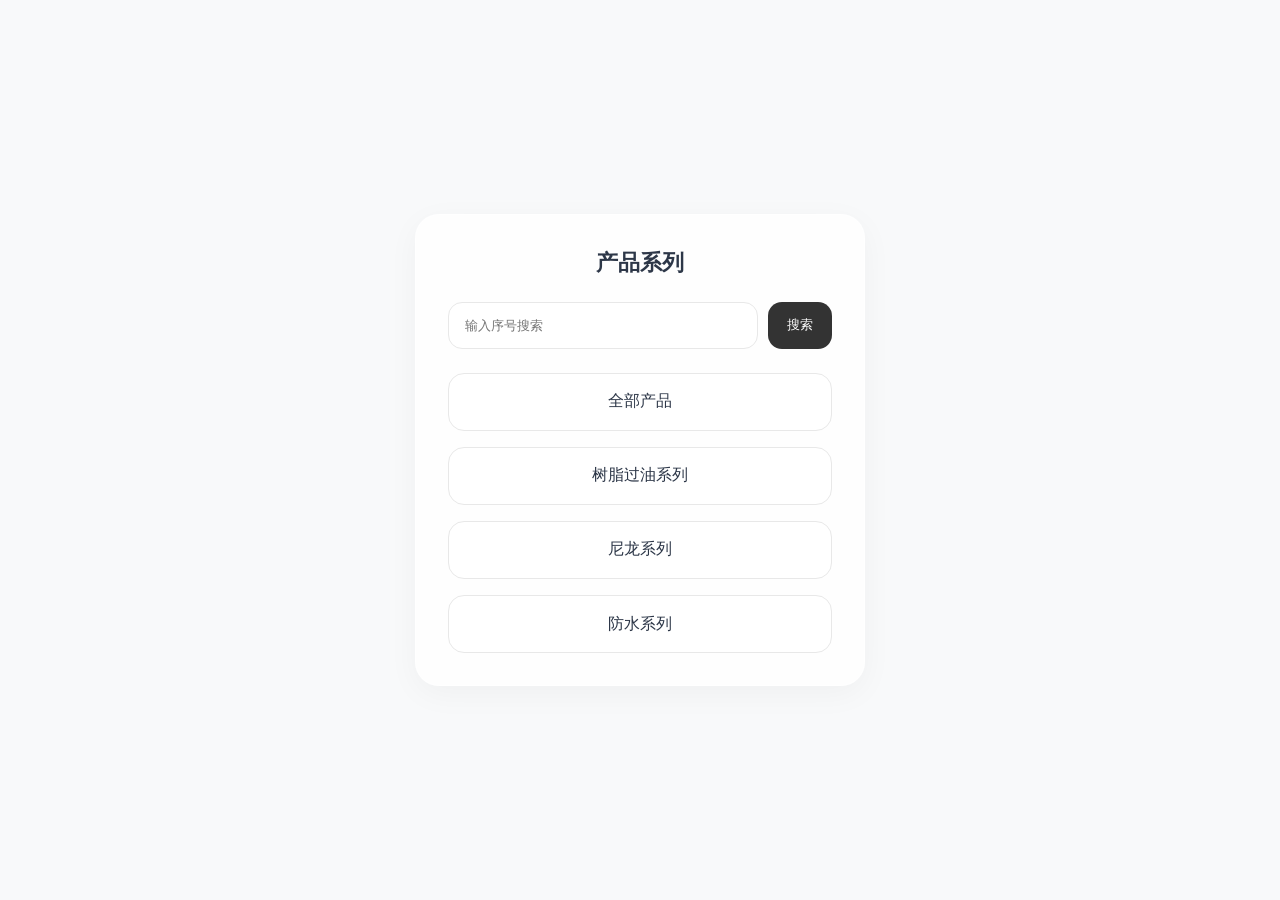
<file: index.html>
<!DOCTYPE html>
<html lang="zh-CN">
<head>
<meta charset="UTF-8">
<meta name="viewport" content="width=device-width, initial-scale=1.0">
<title>产品分类首页</title>
<style>
  * {
    margin: 0;
    padding: 0;
    box-sizing: border-box;
    font-family: "Inter", "微软雅黑", sans-serif;
  }
  body {
    background: #f8f9fa;
    min-height: 100vh;
    display: flex;
    align-items: center;
    justify-content: center;
    padding: 2rem;
  }
  .category-container {
    width: 100%;
    max-width: 450px;
    display: flex;
    flex-direction: column;
    gap: 1rem;
    padding: 2rem;
    background: rgba(255,255,255,0.8);
    border-radius: 24px;
    box-shadow: 0 8px 32px rgba(0,0,0,0.04);
    border: 1px solid rgba(255,255,255,0.5);
  }
  .page-title {
    text-align: center;
    font-size: 1.4rem;
    font-weight: 600;
    color: #2d3748;
    margin-bottom: 0.5rem;
  }
  .home-search-bar {
    display: flex;
    gap: 0.6rem;
    margin-bottom: 0.5rem;
  }
  .home-search-input {
    flex: 1;
    padding: 0.9rem 1rem;
    border-radius: 14px;
    border: 1px solid #e8e8e8;
    background: #fff;
    outline: none;
  }
  .home-search-btn {
    padding: 0.9rem 1.2rem;
    border-radius: 14px;
    border: none;
    background: #333;
    color: #fff;
  }
  .category-btn {
    display: block;
    text-align: center;
    padding: 1.1rem 0;
    border-radius: 16px;
    background: #fff;
    color: #2d3748;
    text-decoration: none;
    border: 1px solid #e8e8e8;
    transition: 0.25s;
  }
  .category-btn:hover {
    background: #222;
    color: #fff;
    transform: translateY(-3px);
  }
</style>
</head>
<body>

<div class="category-container">
  <h1 class="page-title">产品系列</h1>

  <div class="home-search-bar">
    <input type="text" id="homeSearchInput" class="home-search-input" placeholder="输入序号搜索">
    <button class="home-search-btn" onclick="homeSearch()">搜索</button>
  </div>

  <a href="all.html" class="category-btn">全部产品</a>
  <a href="resin.html" class="category-btn">树脂过油系列</a>
  <a href="nylon.html" class="category-btn">尼龙系列</a>
  <a href="water.html" class="category-btn">防水系列</a>
</div>

<script>
  function homeSearch() {
    const kw = document.getElementById('homeSearchInput').value.trim();
    if (!kw) return;
    location.href = `all.html?search=${encodeURIComponent(kw)}`;
  }
  document.getElementById('homeSearchInput').addEventListener('keypress', e => {
    if (e.key === 'Enter') homeSearch();
  });
</script>
</body>
</html>
</file>
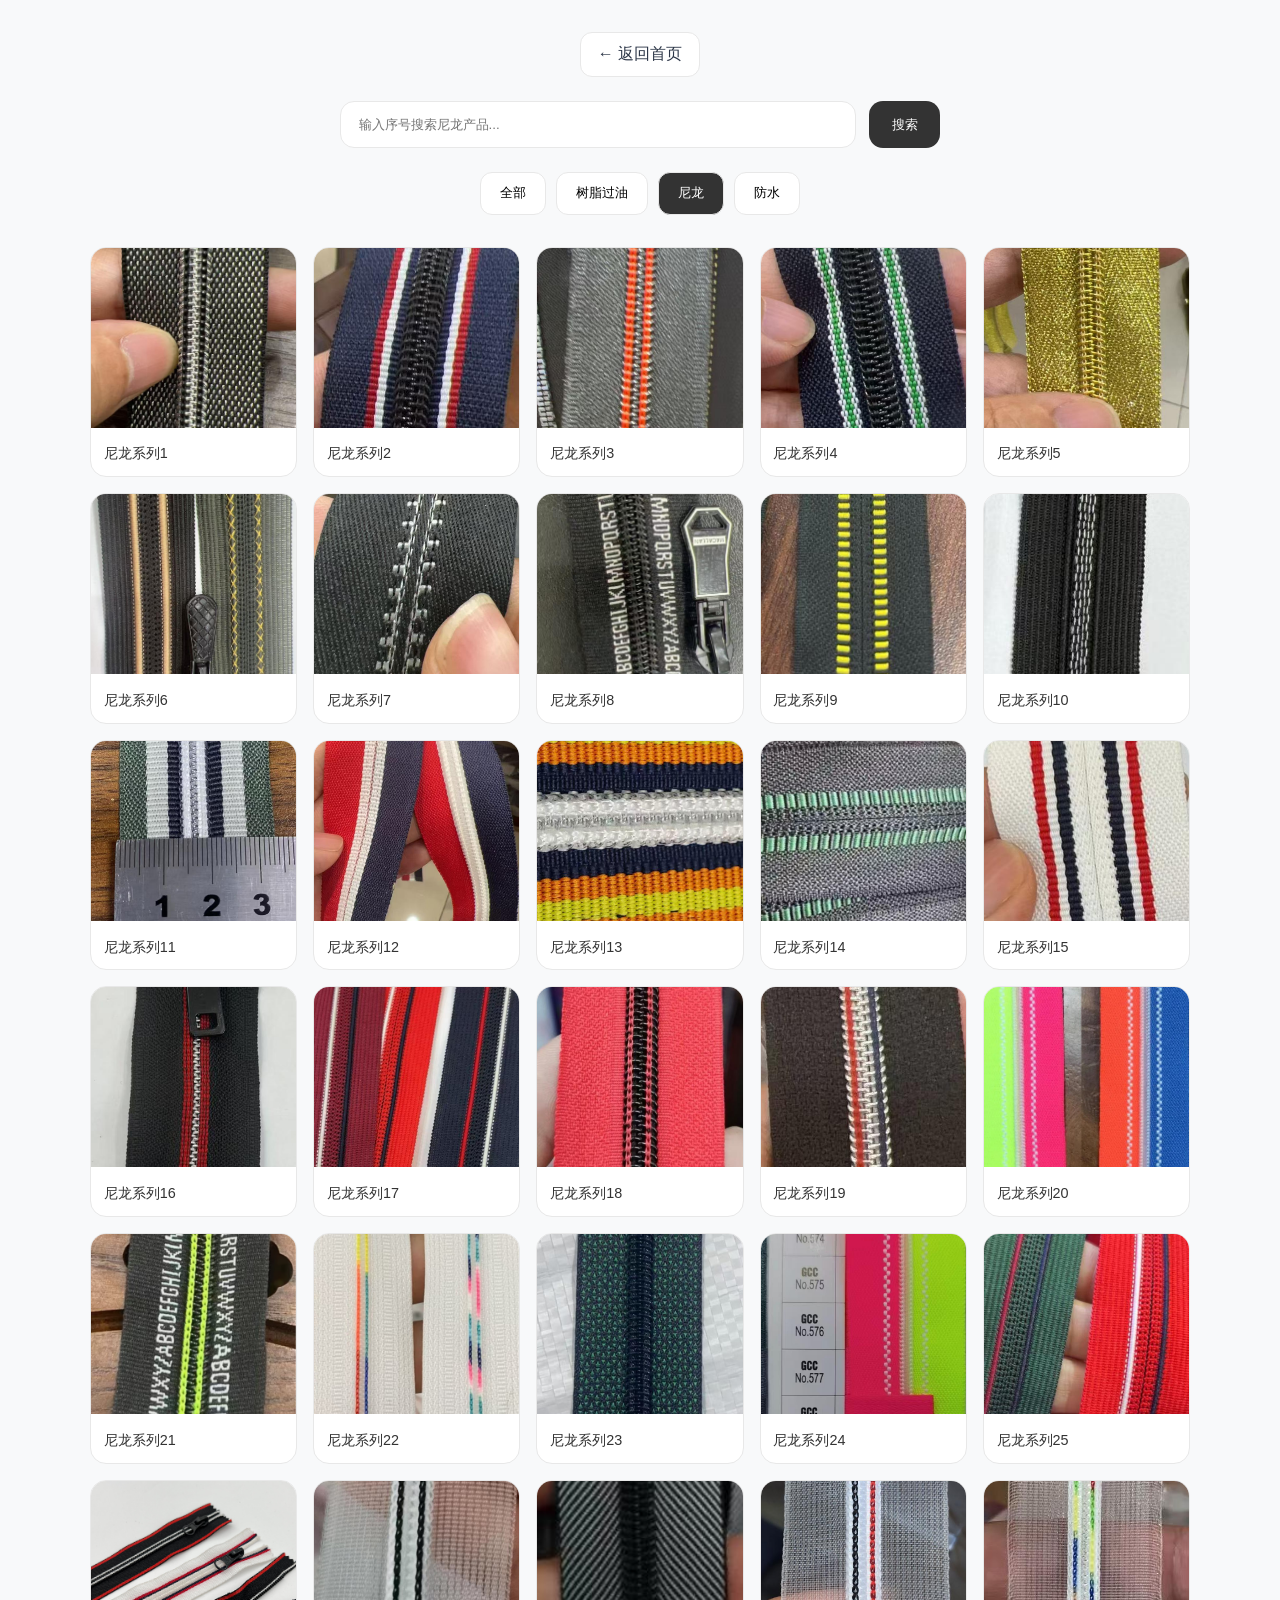
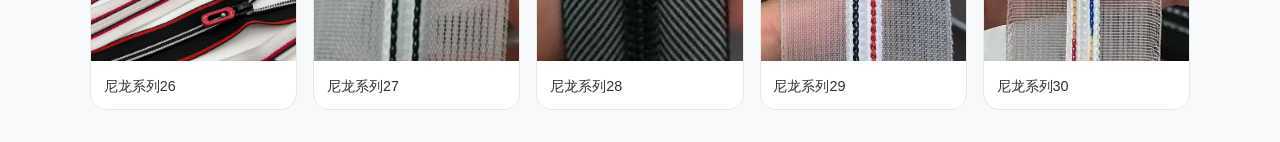
<file: nylon.html>
<!DOCTYPE html>
<html lang="zh-CN">
<head>
  <meta charset="UTF-8">
  <meta name="viewport" content="width=device-width, initial-scale=1.0">
  <title>尼龙系列</title>
  <link rel="stylesheet" href="style.css">
</head>
<body class="body-product">
  <a href="./index.html" class="back-home" onclick="location.href='./index.html'; return false;">← 返回首页</a>

  <div class="search-bar">
    <input type="text" id="searchInput" placeholder="输入序号搜索尼龙产品..." class="search-input">
    <button id="searchBtn" class="search-btn">搜索</button>
  </div>

  <div class="category-btns">
    <button class="category-btn" data-category="all">全部</button>
    <button class="category-btn" data-category="树脂过油">树脂过油</button>
    <button class="category-btn" data-category="尼龙">尼龙</button>
    <button class="category-btn" data-category="防水">防水</button>
  </div>

  <div id="searchResults" class="results"></div>

  <div id="imgModal" class="modal">
    <span class="close-btn">&times;</span>
    <img class="modal-content" id="modalImg">
  </div>

  <script src="script.js"></script>
  <script>
    // 初始化：默认显示尼龙产品
    initProductPage('尼龙');
  </script>
</body>
</html>
</file>
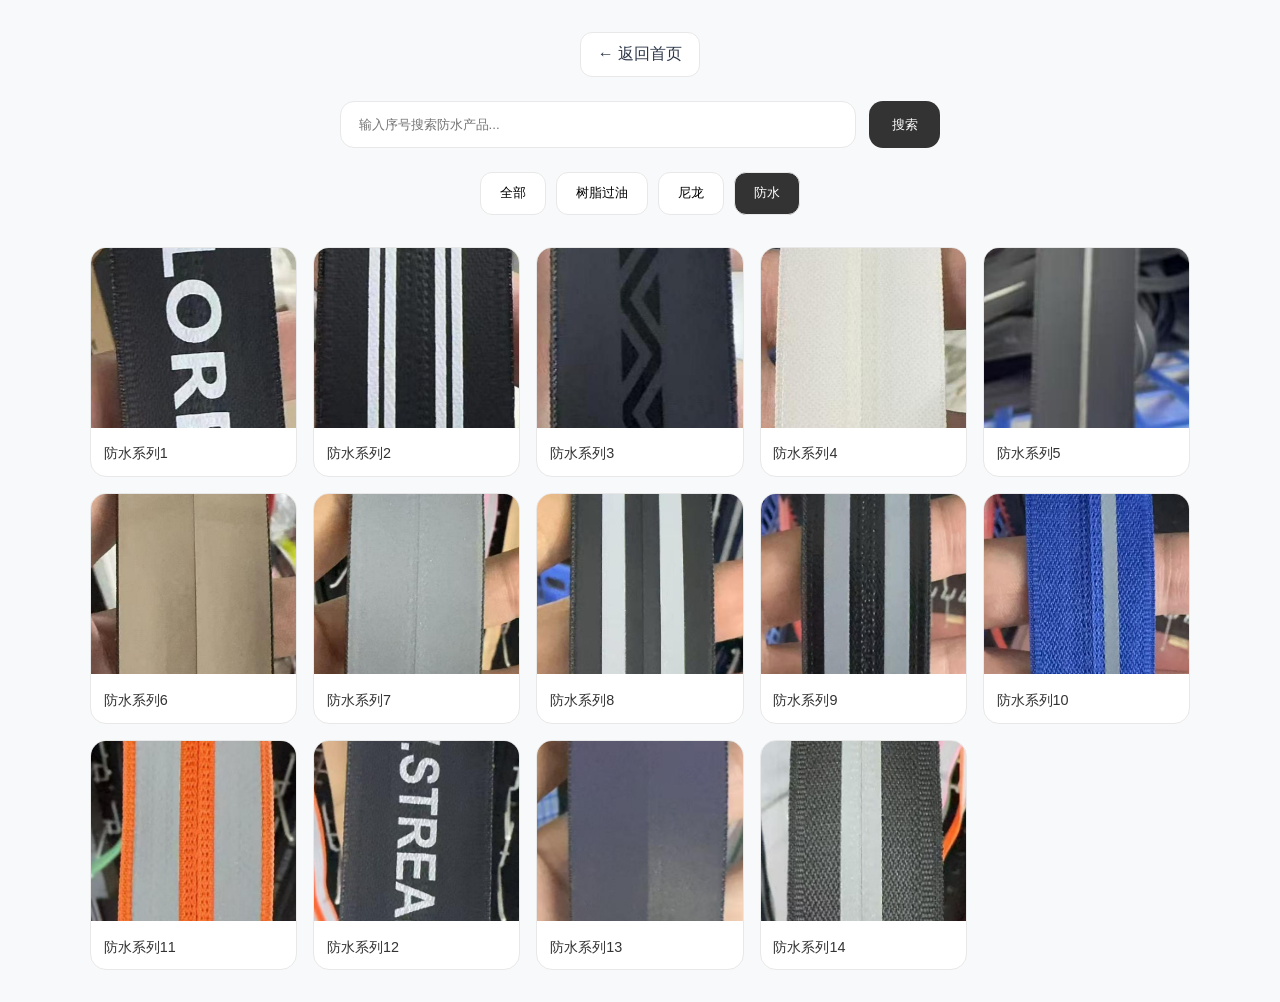
<file: water.html>
<!DOCTYPE html>
<html lang="zh-CN">
<head>
  <meta charset="UTF-8">
  <meta name="viewport" content="width=device-width, initial-scale=1.0">
  <title>防水系列</title>
  <link rel="stylesheet" href="style.css">
</head>
<body class="body-product">
  <a href="./index.html" class="back-home" onclick="location.href='./index.html'; return false;">← 返回首页</a>

  <div class="search-bar">
    <input type="text" id="searchInput" placeholder="输入序号搜索防水产品..." class="search-input">
    <button id="searchBtn" class="search-btn">搜索</button>
  </div>

  <div class="category-btns">
    <button class="category-btn" data-category="all">全部</button>
    <button class="category-btn" data-category="树脂过油">树脂过油</button>
    <button class="category-btn" data-category="尼龙">尼龙</button>
    <button class="category-btn" data-category="防水">防水</button>
  </div>

  <div id="searchResults" class="results"></div>

  <div id="imgModal" class="modal">
    <span class="close-btn">&times;</span>
    <img class="modal-content" id="modalImg">
  </div>

  <script src="script.js"></script>
  <script>
    // 初始化：默认显示防水产品
    initProductPage('防水');
  </script>
</body>
</html>
</file>
<file: style.css>
* {
  margin: 0;
  padding: 0;
  box-sizing: border-box;
  font-family: "Inter", "微软雅黑", sans-serif;
}
.body-product {
  background: #f8f9fa;
  min-height: 100vh;
  padding: 2rem 1rem;
  color: #2d3748;
}
.back-home {
  display: block;
  width: 120px;
  padding: 0.7rem 0;
  margin: 0 auto 1.5rem;
  text-align: center;
  border-radius: 12px;
  background: #fff;
  color: #2d3748;
  text-decoration: none;
  border: 1px solid #e8e8e8;
}
.back-home:hover {
  background: #333;
  color: #fff;
}
.search-bar {
  display: flex;
  gap: 0.8rem;
  max-width: 600px;
  margin: 0 auto 1.5rem;
}
.search-input {
  flex: 1;
  padding: 0.9rem 1.1rem;
  border-radius: 14px;
  border: 1px solid #e8e8e8;
  background: #fff;
  outline: none;
}
.search-btn {
  padding: 0.9rem 1.4rem;
  border-radius: 14px;
  border: none;
  background: #333;
  color: #fff;
}
.category-btns {
  display: flex;
  flex-wrap: wrap;
  gap: 0.6rem;
  justify-content: center;
  margin-bottom: 2rem;
}
.category-btn {
  padding: 0.7rem 1.2rem;
  border-radius: 12px;
  border: 1px solid #e8e8e8;
  background: #fff;
  cursor: pointer;
}
.category-btn.active {
  background: #333;
  color: #fff;
}
.results {
  max-width: 1100px;
  margin: 0 auto;
}
.product-grid {
  display: grid;
  grid-template-columns: repeat(auto-fill, minmax(190px, 1fr));
  gap: 1rem;
}
.product-card {
  background: #fff;
  border-radius: 16px;
  overflow: hidden;
  border: 1px solid #e8e8e8;
}

/* 关键：让图片加载更快 */
.product-img {
  width: 100%;
  height: 180px;
  object-fit: cover;
  background: #f1f1f1; /* 兜底背景，不裂图 */
}

.product-info {
  padding: 0.8rem;
}
.product-name {
  font-size: 0.9rem;
  color: #333;
}
.no-result {
  text-align: center;
  padding: 4rem 0;
  color: #999;
}
.modal {
  display: none;
  position: fixed;
  top: 0; left: 0;
  width: 100%; height: 100%;
  background: rgba(0,0,0,0.95);
  z-index: 999;
  align-items: center;
  justify-content: center;
}
.modal-content {
  max-width: 90%;
  max-height: 90%;
}
.close-btn {
  position: absolute;
  top: 20px;
  right: 30px;
  color: #fff;
  font-size: 2rem;
  cursor: pointer;
}
</file>
